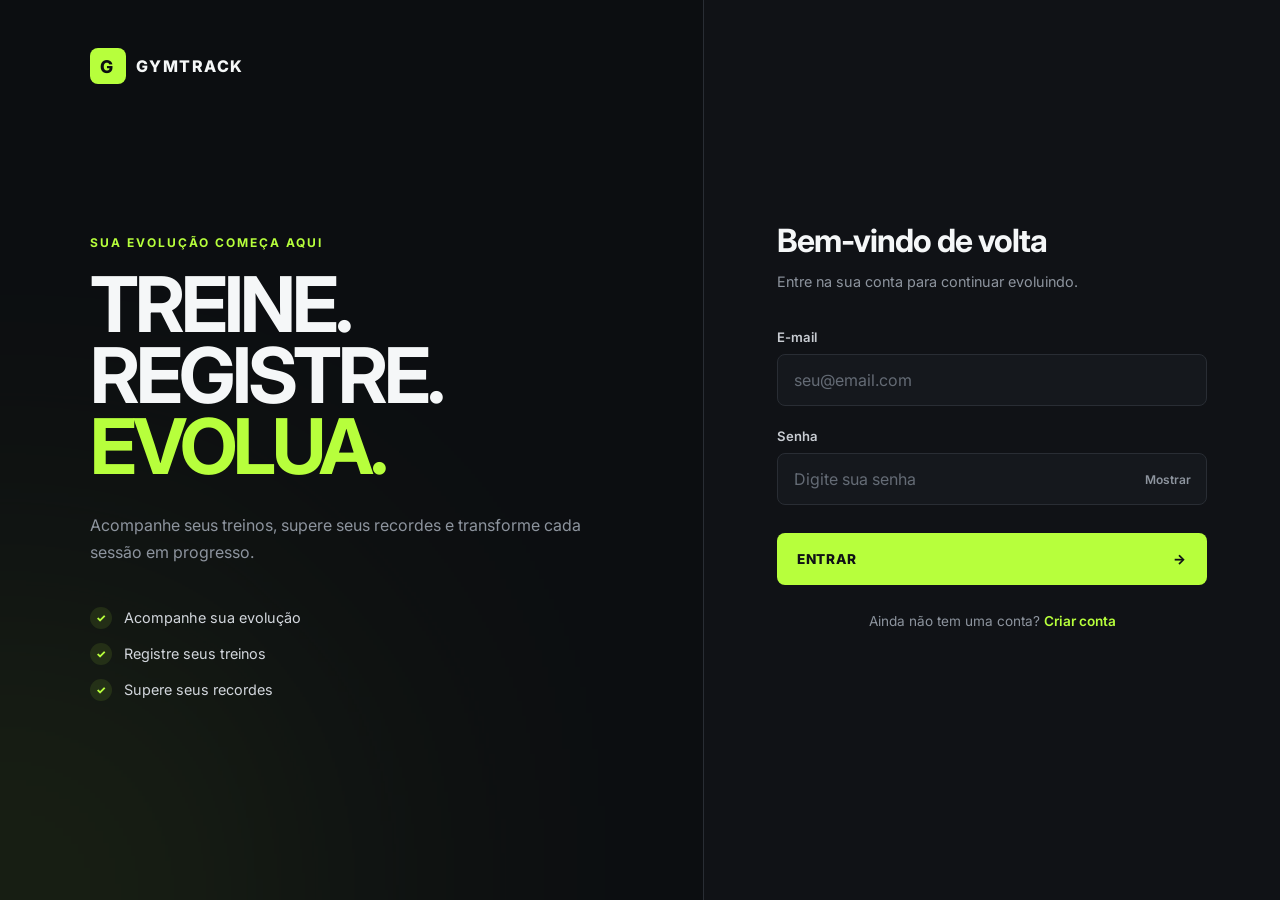
<file: frontend/index.html>
<!DOCTYPE html>
<html lang="pt-BR">

<head>
    <meta charset="UTF-8">
    <meta name="viewport" content="width=device-width, initial-scale=1.0">

    <title>GymTrack | Login</title>

    <link rel="stylesheet" href="./css/global.css">
</head>

<body>

    <main class="login-page">

        <section class="login-presentation">

            <a href="#" class="logo">
                <span class="logo-icon">G</span>
                <span>GYMTRACK</span>
            </a>

            <div class="presentation-content">

                <span class="eyebrow">SUA EVOLUÇÃO COMEÇA AQUI</span>

                <h1>
                    Treine.<br>
                    Registre.<br>
                    <span>Evolua.</span>
                </h1>

                <p>
                    Acompanhe seus treinos, supere seus recordes
                    e transforme cada sessão em progresso.
                </p>

                <ul class="features">
                    <li>
                        <span class="feature-check">✓</span>
                        Acompanhe sua evolução
                    </li>

                    <li>
                        <span class="feature-check">✓</span>
                        Registre seus treinos
                    </li>

                    <li>
                        <span class="feature-check">✓</span>
                        Supere seus recordes
                    </li>
                </ul>

            </div>

        </section>


        <section class="login-area">

            <div class="login-card">

                <div class="login-header">
                    <span class="login-label">GYMTRACK</span>

                    <h2>Bem-vindo de volta</h2>

                    <p>
                        Entre na sua conta para continuar evoluindo.
                    </p>
                </div>


                <form id="login-form">

                    <div class="form-group" id="name-group" style="display: none;">
                        <label for="name">Nome completo</label>

                        <input
                            type="text"
                            id="name"
                            name="name"
                            placeholder="Seu nome"
                        >
                    </div>

                    <div class="form-group">
                        <label for="email">E-mail</label>

                        <input
                            type="email"
                            id="email"
                            name="email"
                            placeholder="seu@email.com"
                            required
                        >
                    </div>


                    <div class="form-group">
                        <label for="password">Senha</label>

                        <div class="password-field">
                            <input
                                type="password"
                                id="password"
                                name="password"
                                placeholder="Digite sua senha"
                                required
                            >

                            <button
                                type="button"
                                class="password-toggle"
                                id="password-toggle"
                                aria-label="Mostrar senha"
                            >
                                Mostrar
                            </button>
                        </div>
                    </div>

                    <div id="auth-error" style="display: none; color: #ef4444; font-size: 0.875rem; margin-bottom: 1rem;"></div>

                    <button type="submit" class="btn-primary" id="submit-btn">
                        <span>Entrar</span>
                        <span>→</span>
                    </button>

                </form>


                <p class="register-text">
                    <span id="toggle-prompt">Ainda não tem uma conta?</span>
                    <a href="#" id="toggle-auth-mode">Criar conta</a>
                </p>

            </div>

        </section>

    </main>

    <script src="./js/api.js"></script>
    <script src="./js/auth.js"></script>

</body>

</html>
</file>
<file: frontend/css/global.css>
@import url('https://fonts.googleapis.com/css2?family=Inter:wght@400;500;600;700;800&display=swap');


/* ================================
   VARIABLES
================================ */

:root {
    --color-bg: #0c0e11;
    --color-surface: #15181d;
    --color-surface-light: #1c2026;

    --color-primary: #b7ff3c;
    --color-primary-hover: #a5ed32;

    --color-text: #f5f7f8;
    --color-text-secondary: #8d949e;

    --color-border: #292d34;

    --color-danger: #ff5757;
    --color-success: #5bea7d;

    --radius-sm: 8px;
    --radius-md: 12px;
    --radius-lg: 20px;
}


/* ================================
   RESET
================================ */

* {
    margin: 0;
    padding: 0;
    box-sizing: border-box;
}


html {
    font-size: 16px;
}


body {
    min-height: 100vh;

    font-family: 'Inter', sans-serif;

    background-color: var(--color-bg);
    color: var(--color-text);
}


button,
input {
    font: inherit;
}


button {
    cursor: pointer;
}


a {
    color: inherit;
    text-decoration: none;
}


/* ================================
   LOGIN
================================ */

.login-page {
    min-height: 100vh;

    display: grid;
    grid-template-columns: 1.1fr 0.9fr;
}


/* LEFT SIDE */

.login-presentation {
    min-height: 100vh;

    padding: 48px 7vw;

    display: flex;
    flex-direction: column;

    position: relative;
    overflow: hidden;

    border-right: 1px solid var(--color-border);
}


/* subtle background glow */

.login-presentation::after {
    content: "";

    position: absolute;

    width: 500px;
    height: 500px;

    left: -250px;
    bottom: -250px;

    background: var(--color-primary);

    filter: blur(180px);

    opacity: 0.12;

    pointer-events: none;
}


/* LOGO */

.logo {
    display: inline-flex;
    align-items: center;
    gap: 10px;

    width: fit-content;

    font-size: 1rem;
    font-weight: 800;
    letter-spacing: 1.5px;

    position: relative;
    z-index: 1;
}


.logo-icon {
    width: 36px;
    height: 36px;

    display: flex;
    align-items: center;
    justify-content: center;

    border-radius: 8px;

    background: var(--color-primary);
    color: #0c0e11;

    font-size: 1.1rem;
    font-weight: 800;
}


/* PRESENTATION */

.presentation-content {
    margin: auto 0;

    max-width: 620px;

    position: relative;
    z-index: 1;
}


.eyebrow {
    display: block;

    margin-bottom: 20px;

    color: var(--color-primary);

    font-size: 0.75rem;
    font-weight: 700;

    letter-spacing: 2px;
}


.presentation-content h1 {
    font-size: clamp(3.5rem, 6vw, 6rem);

    line-height: 0.92;

    letter-spacing: -4px;

    text-transform: uppercase;
}


.presentation-content h1 span {
    color: var(--color-primary);
}


.presentation-content > p {
    max-width: 500px;

    margin-top: 30px;

    color: var(--color-text-secondary);

    font-size: 1rem;
    line-height: 1.7;
}


/* FEATURES */

.features {
    margin-top: 40px;

    display: flex;
    flex-direction: column;
    gap: 14px;

    list-style: none;
}


.features li {
    display: flex;
    align-items: center;
    gap: 12px;

    color: #d2d6dc;

    font-size: 0.9rem;
}


.feature-check {
    width: 22px;
    height: 22px;

    display: flex;
    align-items: center;
    justify-content: center;

    border-radius: 50%;

    background: rgba(183, 255, 60, 0.1);

    color: var(--color-primary);

    font-size: 0.7rem;
    font-weight: 800;
}


/* ================================
   LOGIN AREA
================================ */

.login-area {
    min-height: 100vh;

    padding: 40px;

    display: flex;
    align-items: center;
    justify-content: center;

    background: #101216;
}


.login-card {
    width: 100%;
    max-width: 430px;

    transform: translateY(-25px);
}


.login-header {
    margin-bottom: 36px;
}


.login-label {
    display: none;
}


.login-header h2 {
    margin-bottom: 10px;

    font-size: 2rem;

    letter-spacing: -1px;
}


.login-header p {
    color: var(--color-text-secondary);

    font-size: 0.9rem;

    line-height: 1.6;
}


/* FORM */

#login-form {
    display: flex;
    flex-direction: column;

    gap: 22px;
}


.form-group {
    display: flex;
    flex-direction: column;

    gap: 9px;
}


.form-group label {
    font-size: 0.82rem;
    font-weight: 600;

    color: #c8ccd2;
}


.form-group input {
    width: 100%;
    height: 52px;

    padding: 0 16px;

    border: 1px solid var(--color-border);
    border-radius: var(--radius-sm);

    outline: none;

    background: var(--color-surface);

    color: var(--color-text);

    transition: border 0.2s ease,
                box-shadow 0.2s ease;
}


.form-group input::placeholder {
    color: #646b75;
}


.form-group input:focus {
    border-color: var(--color-primary);

    box-shadow: 0 0 0 3px rgba(183, 255, 60, 0.08);
}


/* PASSWORD */

.password-field {
    position: relative;
}


.password-field input {
    padding-right: 50px;
}


.password-toggle {
    position: absolute;
    top: 50%;
    right: 16px;

    transform: translateY(-50%);

    border: none;
    background: transparent;

    color: var(--color-text-secondary);

    font-size: 0.75rem;
    font-weight: 600;
}

.password-toggle:hover {
    color: var(--color-primary);
}


/* BUTTON */

.btn-primary {
    width: 100%;
    height: 52px;

    margin-top: 6px;

    padding: 0 20px;

    display: flex;
    align-items: center;
    justify-content: space-between;

    border: none;
    border-radius: var(--radius-sm);

    background: var(--color-primary);

    color: #101216;

    font-size: 0.85rem;
    font-weight: 800;

    text-transform: uppercase;
    letter-spacing: 0.7px;

    transition: background 0.2s ease,
                transform 0.2s ease;
}


.btn-primary:hover {
    background: var(--color-primary-hover);

    transform: translateY(-1px);
}


.register-text {
    margin-top: 28px;

    text-align: center;

    color: var(--color-text-secondary);

    font-size: 0.85rem;
}


.register-text a {
    color: var(--color-primary);

    font-weight: 600;
}


.register-text a:hover {
    text-decoration: underline;
}


/* ================================
   RESPONSIVE
================================ */

@media (max-width: 900px) {

    .login-page {
        grid-template-columns: 1fr;
    }


    .login-presentation {
        display: none;
    }


    .login-area {
        padding: 30px 20px;
    }


    .login-label {
        display: block;

        margin-bottom: 28px;

        color: var(--color-primary);

        font-size: 0.8rem;
        font-weight: 800;

        letter-spacing: 2px;
    }
}
</file>
